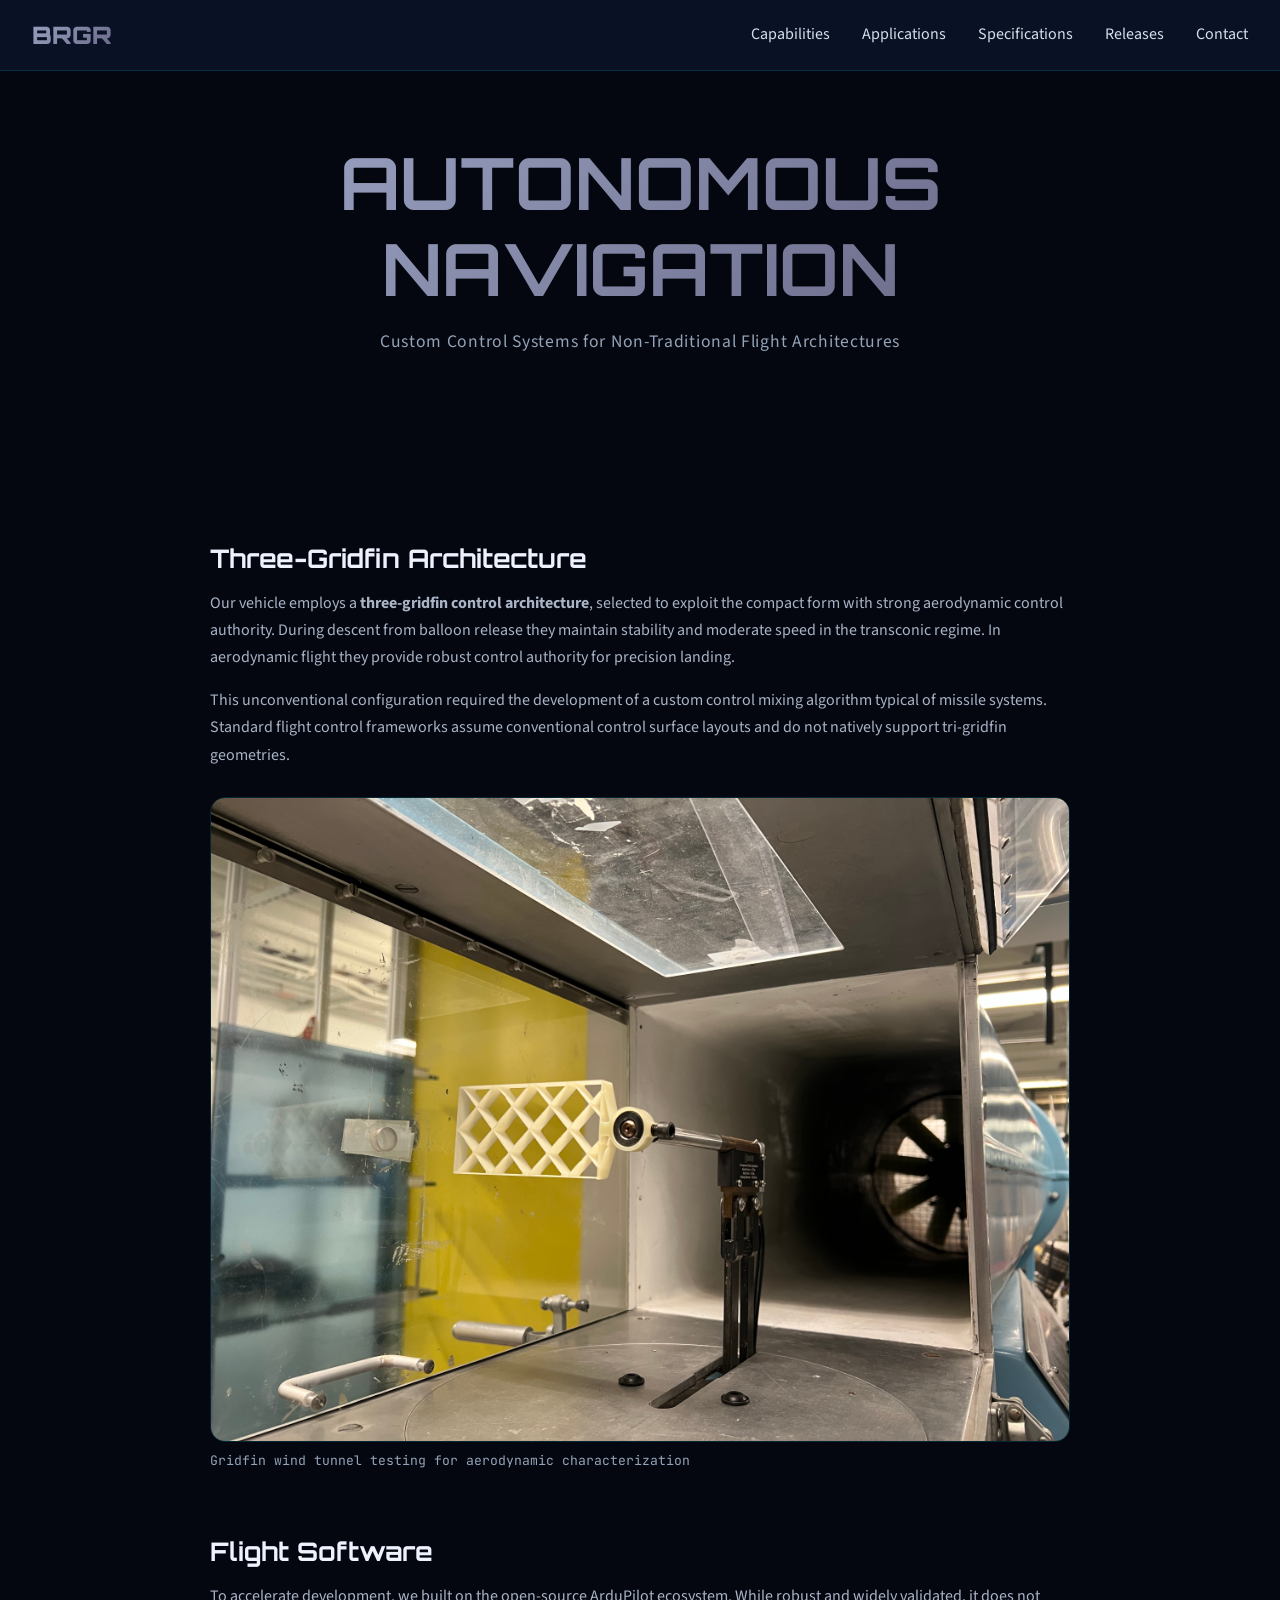
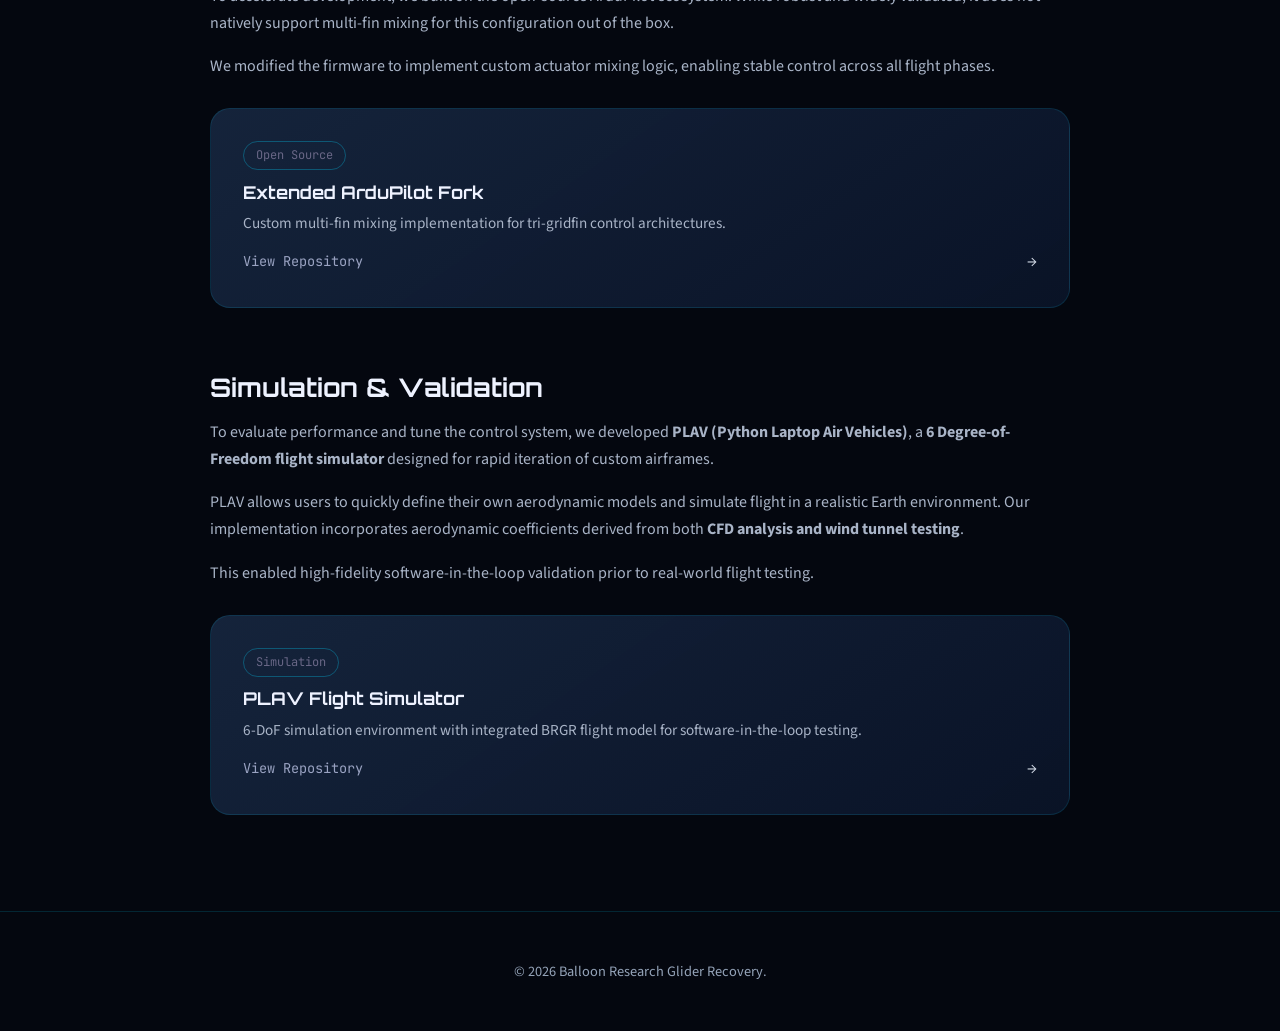
<file: autonomous-navigation.html>
<!DOCTYPE html>
<html lang="en">
<head>
    <meta charset="UTF-8">
    <meta name="viewport" content="width=device-width, initial-scale=1.0">
    <title>Autonomous Navigation | BRGR</title>

    <link href="https://fonts.googleapis.com/css2?family=JetBrains+Mono:wght@400;700&family=Orbitron:wght@400;700;900&family=Source+Sans+3:wght@300;400;600&display=swap" rel="stylesheet">
    <link rel="stylesheet" href="styles.css">
</head>

<body>

<!-- NAV -->
<nav>
    <div class="nav-container">
        <a href="index.html#top" class="logo">BRGR</a>
        <ul class="nav-links">
            <li><a href="index.html#features">Capabilities</a></li>
            <li><a href="index.html#applications">Applications</a></li>
            <li><a href="index.html#specs">Specifications</a></li>
            <li><a href="index.html#releases">Releases</a></li>
            <li><a href="index.html#contact">Contact</a></li>
        </ul>
    </div>
</nav>

<!-- HERO -->
<section class="hero" style="height: 55vh; position: relative;">
    <div class="hero-content">
        <h1>AUTONOMOUS NAVIGATION</h1>
        <p class="hero-subtitle" style="margin-top: 1rem; font-size: 1.1rem; color: var(--text-muted); letter-spacing: 0.04em;">
            Custom Control Systems for Non-Traditional Flight Architectures
        </p>
    </div>
</section>

<!-- MAIN CONTENT -->
<section class="features" style="padding-top: 3rem; padding-bottom: 6rem;">
    <div style="max-width: 860px; margin: 0 auto;">

        <!-- ── Three-Gridfin Architecture ── -->
        <h2 class="section-title" style="margin-top: 0;">Three-Gridfin Architecture</h2>

        <p class="feature-description">
            Our vehicle employs a <strong>three-gridfin control architecture</strong>, selected to exploit the compact form with strong aerodynamic
            control authority. During descent from balloon release they maintain stability and moderate speed in the transconic regime. In aerodynamic flight they provide robust control authority for precision landing.
        </p>

        <p class="feature-description">
            This unconventional configuration required the development of a custom control mixing
            algorithm typical of missile systems. Standard flight control frameworks assume conventional control surface layouts and
            do not natively support tri-gridfin geometries.
        </p>

        <div class="image-block">
            <img src="images/gridfin-test.jpg" alt="Gridfin wind tunnel testing">
            <p class="caption">Gridfin wind tunnel testing for aerodynamic characterization</p>
        </div>

        <!-- ── Flight Software ── -->
        <h2 class="section-title">Flight Software</h2>

        <p class="feature-description">
            To accelerate development, we built on the open-source ArduPilot ecosystem. While robust and widely
            validated, it does not natively support multi-fin mixing for this configuration out of the box.
        </p>

        <p class="feature-description">
            We modified the firmware to implement custom actuator mixing logic, enabling stable
            control across all flight phases.
        </p>

        <a href="https://github.com/asr41/ardupilot"
           target="_blank"
           class="link-card">

            <div class="link-card-top">
                <span class="link-card-tag">Open Source</span>
            </div>

            <h3 class="link-card-title">Extended ArduPilot Fork</h3>

            <p class="link-card-body">
                Custom multi-fin mixing implementation for tri-gridfin control architectures.
            </p>

            <div class="link-card-footer">
                <span class="link-card-action">View Repository</span>
                <span class="link-card-arrow">→</span>
            </div>

        </a>

        <!-- ── Simulation & Validation ── -->
        <h2 class="section-title">Simulation &amp; Validation</h2>

        <p class="feature-description">
            To evaluate performance and tune the control system, we developed <strong>PLAV (Python Laptop Air
            Vehicles)</strong>, a <strong>6 Degree-of-Freedom flight simulator</strong> designed for rapid iteration
            of custom airframes.
        </p>

        <p class="feature-description">
            PLAV allows users to quickly define their own aerodynamic models and simulate flight in a realistic Earth
            environment. Our implementation incorporates aerodynamic coefficients derived from both
            <strong>CFD analysis and wind tunnel testing</strong>.
        </p>

        <p class="feature-description">
            This enabled high-fidelity software-in-the-loop validation prior to real-world flight testing.
        </p>

        <a href="https://github.com/adinkojic/PLAV"
           target="_blank"
           class="link-card">

            <div class="link-card-top">
                <span class="link-card-tag">Simulation</span>
            </div>

            <h3 class="link-card-title">PLAV Flight Simulator</h3>

            <p class="link-card-body">
                6-DoF simulation environment with integrated BRGR flight model for software-in-the-loop testing.
            </p>

            <div class="link-card-footer">
                <span class="link-card-action">View Repository</span>
                <span class="link-card-arrow">→</span>
            </div>

        </a>

    </div>
</section>

<!-- FOOTER -->
<footer>
    <div class="footer-content">
        <p style="color: var(--text-muted); font-size: 0.9rem;">&copy; 2026 Balloon Research Glider Recovery.</p>
    </div>
</footer>

</body>
</html>
</file>
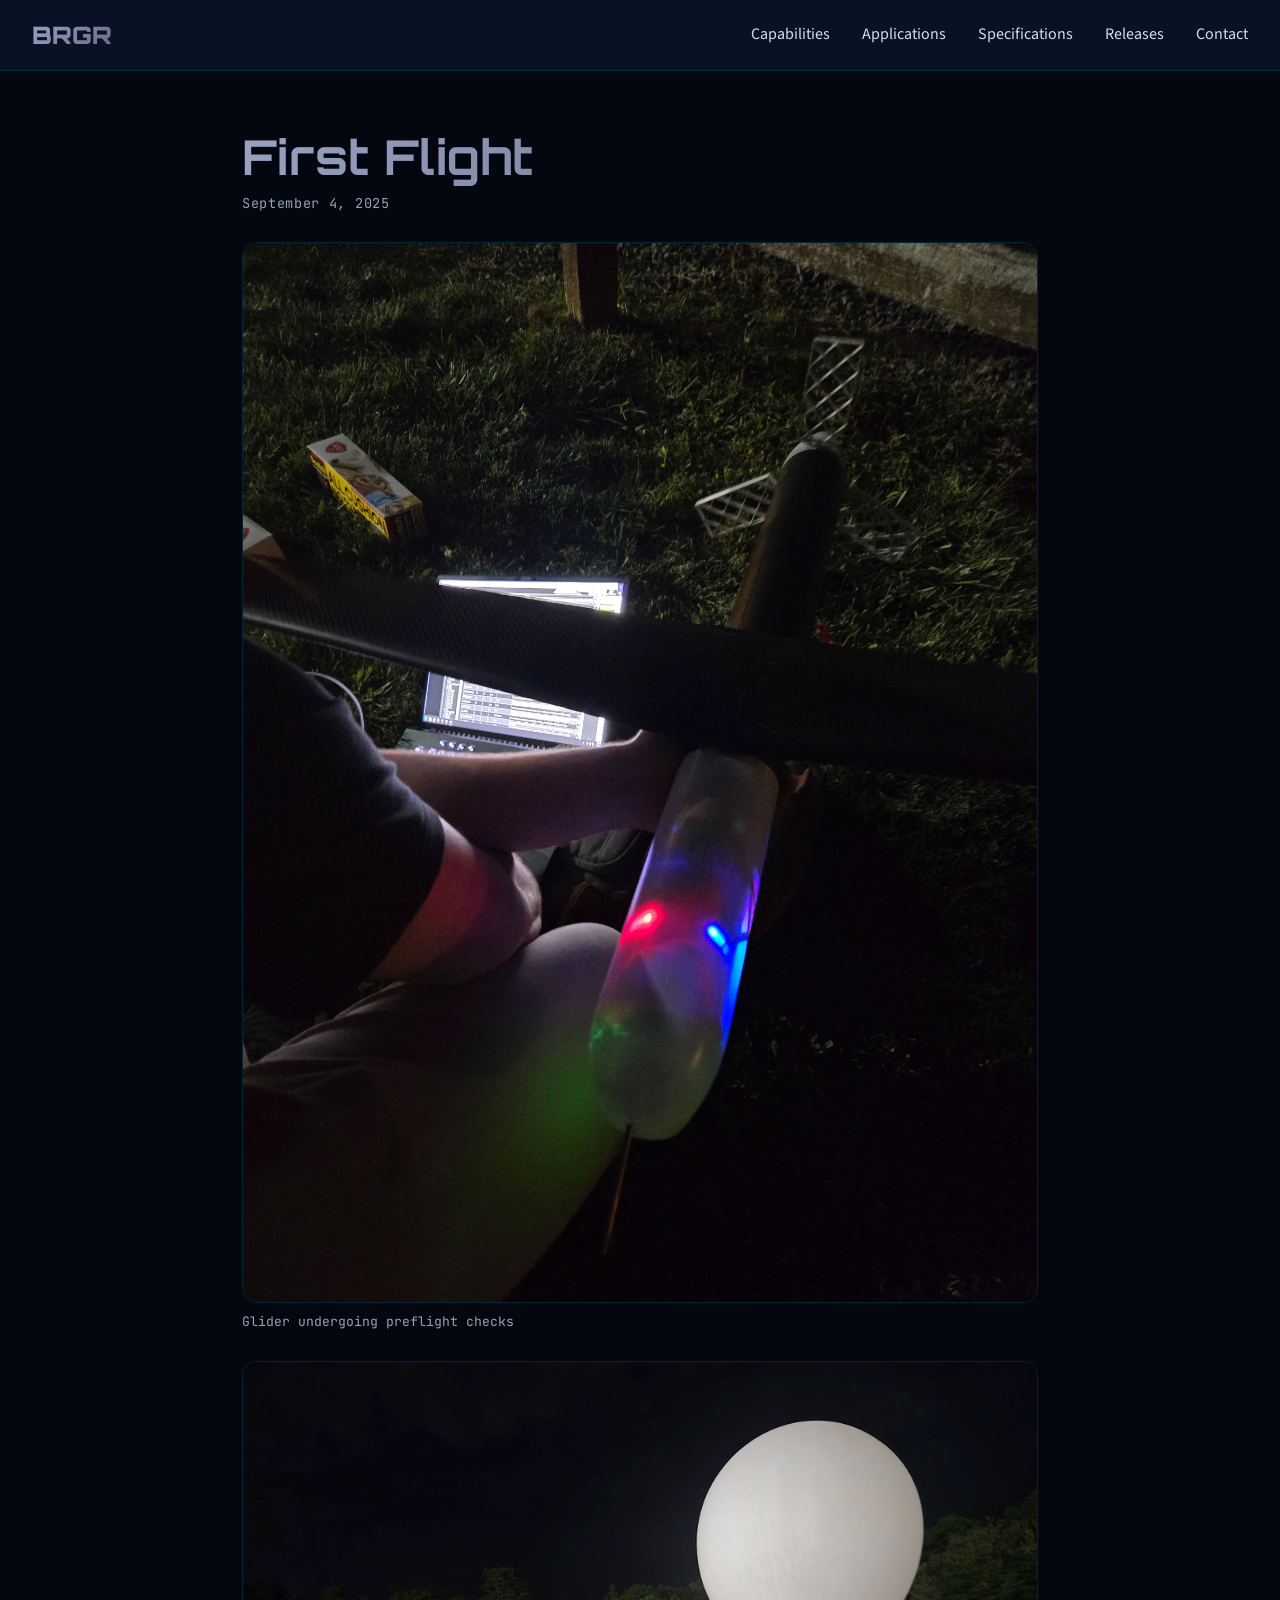
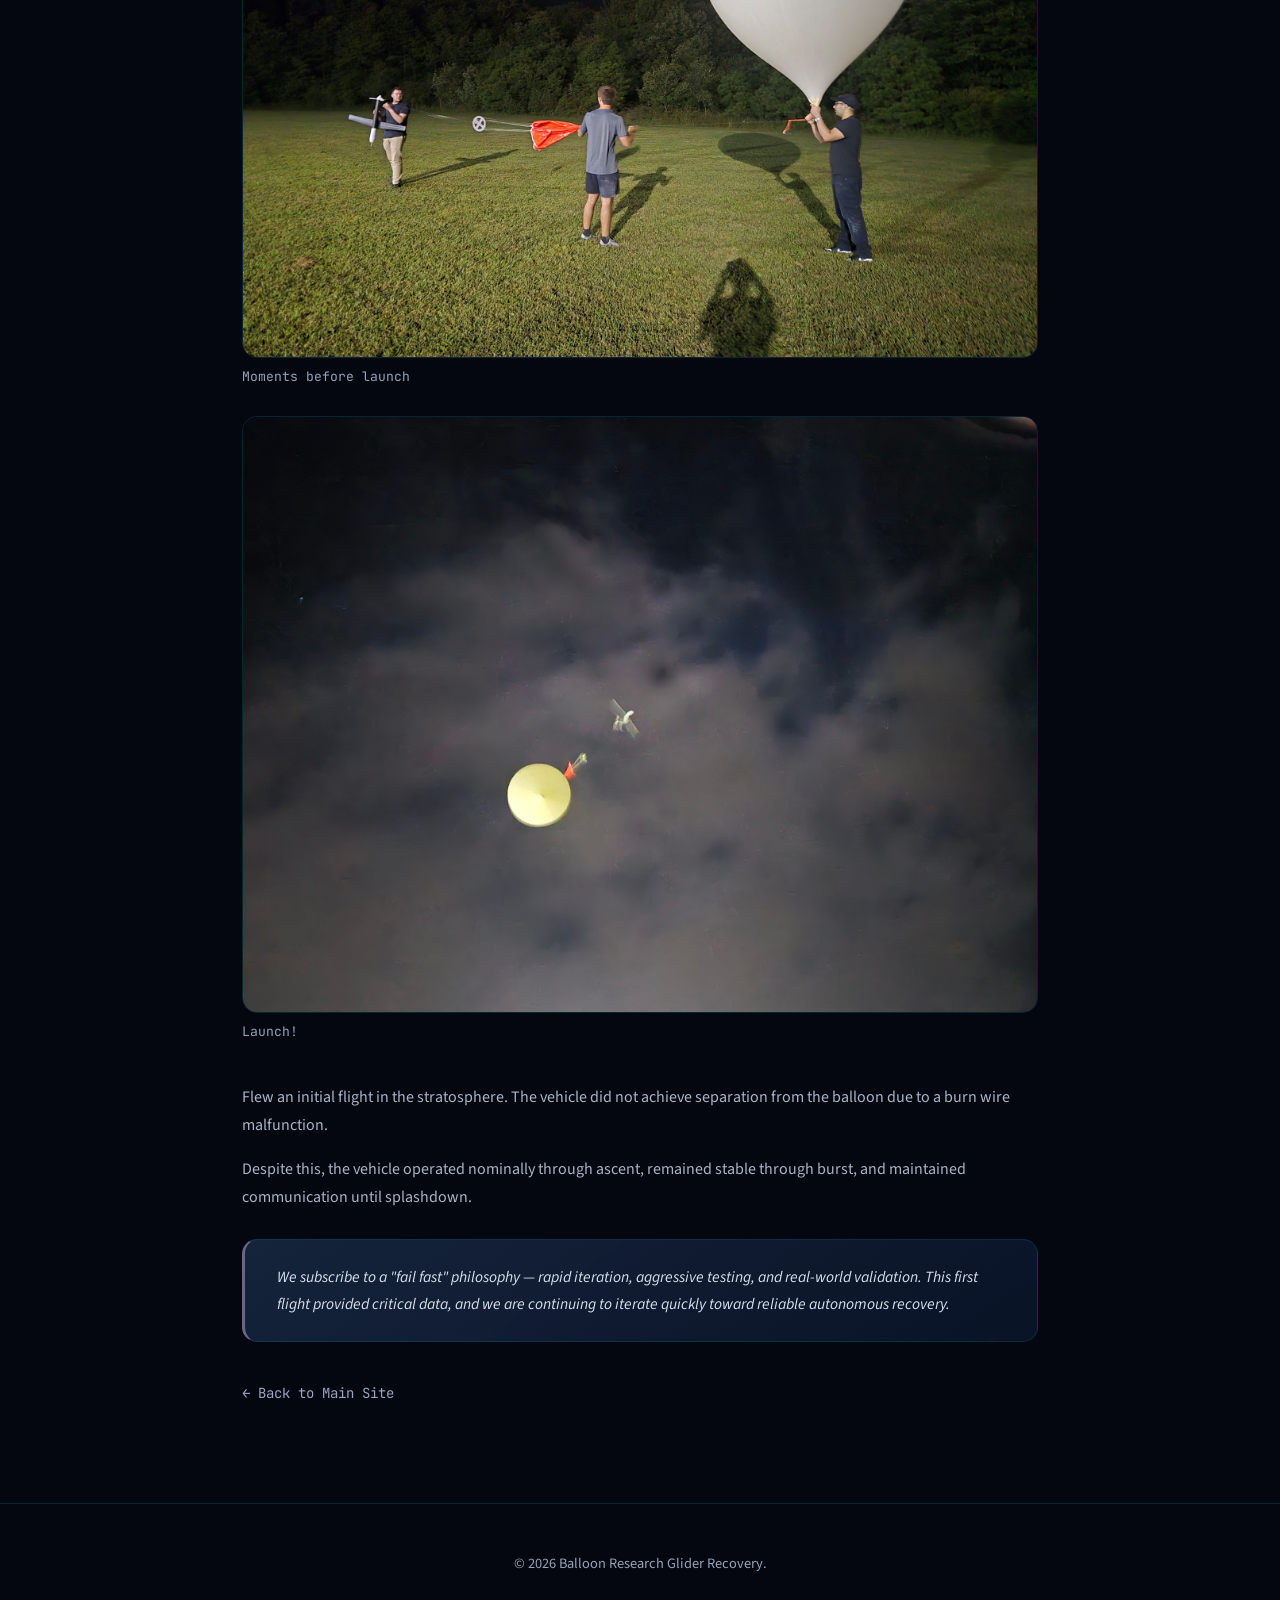
<file: first-flight.html>
<!DOCTYPE html>
<html lang="en">
<head>
    <meta charset="UTF-8">
    <meta name="viewport" content="width=device-width, initial-scale=1.0">
    <title>First Flight | BRGR</title>

    <link href="https://fonts.googleapis.com/css2?family=JetBrains+Mono:wght@400;700&family=Orbitron:wght@400;700;900&family=Source+Sans+3:wght@300;400;600&display=swap" rel="stylesheet">
    <link rel="stylesheet" href="styles.css">

    <style>
        /* Page-specific overrides only */
        .post-container {
            max-width: 860px;
            margin: 0 auto;
            padding: 8rem 2rem 6rem;
        }

        .post-title {
            font-family: var(--font-display);
            font-size: clamp(2rem, 5vw, 3rem);
            background: var(--gradient-primary);
            -webkit-background-clip: text;
            -webkit-text-fill-color: transparent;
            margin-bottom: 0.4rem;
        }

        .post-date {
            font-family: var(--font-mono);
            font-size: 0.85rem;
            color: var(--text-muted);
            margin-bottom: 0;
            letter-spacing: 0.05em;
        }

        .post-body {
            margin-top: var(--space-lg);
        }

        .post-body p {
            font-size: 1rem;
            color: #a9b4c7;
            line-height: 1.75;
            margin-bottom: var(--space-sm);
        }

        .highlight {
            background: var(--gradient-surface);
            padding: 1.5rem 2rem;
            border-radius: 15px;
            border: 1px solid rgba(0, 212, 255, 0.12);
            border-left: 3px solid var(--accent-cyan);
            margin-top: var(--space-md);
            font-style: italic;
            font-size: 0.98rem;
            color: var(--text-light);
            line-height: 1.7;
        }

        .back-link {
            display: inline-block;
            margin-top: var(--space-lg);
            font-family: var(--font-mono);
            font-size: 0.875rem;
            color: var(--primary-blue);
            text-decoration: none;
            transition: color 0.2s;
        }

        .back-link:hover {
            color: var(--accent-cyan);
        }
    </style>
</head>

<body>

<!-- NAV -->
<nav>
    <div class="nav-container">
        <a href="index.html" class="logo">BRGR</a>
        <ul class="nav-links">
            <li><a href="index.html#features">Capabilities</a></li>
            <li><a href="index.html#applications">Applications</a></li>
            <li><a href="index.html#specs">Specifications</a></li>
            <li><a href="index.html#releases">Releases</a></li>
            <li><a href="index.html#contact">Contact</a></li>
        </ul>
    </div>
</nav>

<div class="post-container">

    <h1 class="post-title">First Flight</h1>
    <p class="post-date">September 4, 2025</p>

    <!-- IMAGES -->
    <div class="image-block">
        <img src="images/preflight.jpg" alt="Glider undergoing preflight checks">
        <p class="caption">Glider undergoing preflight checks</p>
    </div>

    <div class="image-block">
        <img src="images/setup.jpg" alt="Moments before launch">
        <p class="caption">Moments before launch</p>
    </div>

    <div class="image-block">
        <img src="images/launch.jpg" alt="Launch">
        <p class="caption">Launch!</p>
    </div>

    <!-- BODY -->
    <div class="post-body">
        <p>
            Flew an initial flight in the stratosphere. The vehicle did not achieve separation from the balloon due to a burn wire malfunction.
        </p>
        <p>
            Despite this, the vehicle operated nominally through ascent, remained stable through burst,
            and maintained communication until splashdown.
        </p>

        <div class="highlight">
            We subscribe to a "fail fast" philosophy — rapid iteration, aggressive testing, and real-world
            validation. This first flight provided critical data, and we are continuing to iterate quickly
            toward reliable autonomous recovery.
        </div>
    </div>

    <a href="index.html" class="back-link">← Back to Main Site</a>

</div>

<!-- FOOTER -->
<footer>
    <p style="color: var(--text-muted); font-size: 0.9rem;">&copy; 2026 Balloon Research Glider Recovery.</p>
</footer>

</body>
</html>
</file>
<file: styles.css>
:root { 
    --primary-blue: #9aa3c2;
    --accent-cyan: #696786;
    --dark-navy: #04070f;
    --medium-navy: #1b1448;
    --light-gray: #f8fafc;
    --text-light: #d6deea;
    --text-muted: #94a3b8;
    --success-green: #10b981;
    --warning-amber: #f59e0b;

    --gradient-primary: linear-gradient(135deg, var(--primary-blue) 0%, var(--accent-cyan) 100%);
    --gradient-surface: linear-gradient(145deg, rgba(26, 43, 71, 0.8) 0%, rgba(10, 20, 40, 0.95) 100%);
    --shadow-glow: 0 0 30px rgba(0, 212, 255, 0.25);
    --shadow-depth: 0 20px 40px rgba(0, 0, 0, 0.35);

    --font-display: 'Orbitron', monospace;
    --font-mono: 'JetBrains Mono', monospace;
    --font-body: 'Source Sans 3', sans-serif;

    /* Spacing tokens — edit these to tune rhythm site-wide */
    --space-xs:  0.5rem;
    --space-sm:  1rem;
    --space-md:  1.75rem;
    --space-lg:  2.5rem;
    --space-xl:  4rem;
}

/* =========================
   RESET
========================= */

* {
    margin: 0;
    padding: 0;
    box-sizing: border-box;
}

/* =========================
   BASE
========================= */

body {
    font-family: var(--font-body);
    background: var(--dark-navy);
    color: var(--text-light);
    line-height: 1.6;
    overflow-x: hidden;
}

/* =========================
   STARFIELD
========================= */

#starfield {
    position: fixed;
    inset: 0;
    z-index: -1;
}

/* =========================
   HERO VIDEO
========================= */

.hero-video-bg {
    position: absolute;
    inset: 0;
    overflow: hidden;
    background: var(--dark-navy);
}

.hero-video-bg video {
    width: 100%;
    height: 100%;
    object-fit: cover;
    opacity: 0.45;
}

.hero-video-bg::after {
    content: '';
    position: absolute;
    inset: 0;
    background: linear-gradient(
        to bottom,
        rgba(4, 7, 15, 0.3),
        rgba(4, 7, 15, 0.7)
    );
}

/* =========================
   NAVIGATION
========================= */

nav {
    position: fixed;
    top: 0;
    width: 100%;
    z-index: 1000;
    padding: 1rem 2rem;
    background: rgba(10, 20, 40, 0.92);
    backdrop-filter: blur(20px);
    border-bottom: 1px solid rgba(0, 212, 255, 0.15);
}

.nav-container {
    display: flex;
    justify-content: space-between;
    align-items: center;
    max-width: 1400px;
    margin: auto;
}

.logo {
    font-family: var(--font-display);
    font-size: 1.5rem;
    font-weight: 900;
    background: var(--gradient-primary);
    -webkit-background-clip: text;
    -webkit-text-fill-color: transparent;
    text-decoration: none;
}

/* =========================
   NAV LINKS
========================= */

.nav-links {
    display: flex;
    gap: 2rem;
    list-style: none;
}

.nav-links a {
    color: var(--text-light);
    text-decoration: none;
    transition: 0.3s;
    position: relative;
}

.nav-links a:hover {
    color: var(--accent-cyan);
}

/* =========================
   HERO
========================= */

.hero {
    height: 100vh;
    display: flex;
    align-items: center;
    justify-content: center;
    text-align: center;
}

.hero-content {
    max-width: 800px;
    animation: fadeInUp 1s ease-out;
}

@keyframes fadeInUp {
    from { opacity: 0; transform: translateY(30px); }
    to { opacity: 1; transform: translateY(0); }
}

.hero h1 {
    font-family: var(--font-display);
    font-size: clamp(2.5rem, 6vw, 4.5rem);
    background: var(--gradient-primary);
    -webkit-background-clip: text;
    -webkit-text-fill-color: transparent;
}

/* =========================
   CTA BUTTON
========================= */

.cta-button {
    display: inline-block;
    padding: 1rem 2.5rem;
    border-radius: 50px;
    background: var(--gradient-primary);
    color: white;
    text-decoration: none;
    transition: 0.3s;
}

.cta-button:hover {
    transform: translateY(-2px);
}

/* =========================
   STATS
========================= */

.stats {
    padding: 6rem 2rem;
    background: var(--gradient-surface);
}

.stats-container {
    display: grid;
    grid-template-columns: repeat(auto-fit, minmax(250px, 1fr));
    gap: 2rem;
}

/* =========================
   SECTIONS
========================= */

.features,
.applications,
.tech-specs,
.accomplishments,
.contact {
    padding: 7rem 2rem 8.5rem;
}

/* =========================
   SECTION TITLE
========================= */

.section-title {
    font-family: var(--font-display);
    font-size: clamp(1.25rem, 2.5vw, 1.6rem);
    font-weight: 700;
    color: #eef2ff;
    margin-top: var(--space-xl);
    margin-bottom: var(--space-sm);
}

/* First title on a page needs no top margin */
.section-title:first-child {
    margin-top: 0;
}

/* =========================
   FEATURE DESCRIPTION
========================= */

.feature-description {
    font-size: 1rem;
    color: #a9b4c7;
    line-height: 1.7;
    margin-bottom: var(--space-sm);
}

/* Last paragraph before a card or image gets a touch more breathing room */
.feature-description:last-of-type,
.feature-description + .link-card,
.feature-description + .image-block {
    /* handled via margin-top on the card/image instead */
}

/* =========================
   GRID SPACING
========================= */

.features-grid,
.applications-grid,
.accomplishments-grid,
.specs-grid {
    gap: 2rem;
}

.accomplishments-grid {
    gap: 2.5rem;
}

/* =========================
   CARDS BASE (UNIFIED SYSTEM)
========================= */

.feature-card,
.application-card,
.accomplishment-card,
.link-card {
    background: var(--gradient-surface);
    border-radius: 20px;
    border: 1px solid rgba(0, 212, 255, 0.12);
    padding: 2rem;
    text-decoration: none;
    color: inherit;
    display: flex;
    flex-direction: column;
    gap: 0.6rem;
    transition: transform 0.3s ease, border-color 0.3s ease, box-shadow 0.3s ease;
    position: relative;
    overflow: hidden;
    margin: 0;
    /* Consistent vertical rhythm: space above every card */
    margin-top: var(--space-md);
}

/* HOVER */
.feature-card:hover,
.application-card:hover,
.accomplishment-card:hover,
.link-card:hover {
    transform: translateY(-6px);
    border-color: var(--accent-cyan);
    box-shadow: var(--shadow-glow);
}

/* =========================
   LINK CARD INTERNALS
========================= */

.link-card-top {
    margin-bottom: 0.1rem;
}

.link-card-tag,
.accomplishment-tag {
    display: inline-block;
    font-size: 0.75rem;
    font-family: var(--font-mono);
    color: var(--accent-cyan);
    padding: 0.25rem 0.75rem;
    border-radius: 999px;
    border: 1px solid rgba(0, 212, 255, 0.3);
}

/* =========================
   TITLES
========================= */

.link-card-title,
.accomplishment-title {
    font-family: var(--font-display);
    font-size: 1.1rem;
    font-weight: 700;
    color: #eef2ff;
    margin: 0;
}

/* =========================
   BODY TEXT
========================= */

.link-card-body,
.accomplishment-body {
    font-size: 0.95rem;
    color: #a9b4c7;
    line-height: 1.55;
    margin: 0;
}

/* =========================
   FOOTER ACTION
========================= */

.link-card-footer {
    display: flex;
    justify-content: space-between;
    align-items: center;
    margin-top: 0.25rem;
}

.link-card-action,
.accomplishment-link {
    font-family: var(--font-mono);
    font-size: 0.85rem;
    color: var(--primary-blue);
    transition: color 0.2s;
}

.link-card:hover .link-card-action,
.accomplishment-card:hover .accomplishment-link {
    color: var(--accent-cyan);
}

/* =========================
   GLOBAL TYPOGRAPHY
========================= */

h1, h2, h3, h4 {
    line-height: 1.2;
}

p {
    line-height: 1.65;
}

/* =========================
   IMAGE BLOCK
========================= */

.image-block {
    margin-top: var(--space-md);
    margin-bottom: var(--space-md);
}

.image-block img {
    width: 100%;
    border-radius: 15px;
    border: 1px solid rgba(0, 212, 255, 0.15);
    display: block;
}

.caption {
    font-size: 0.82rem;
    color: var(--text-muted);
    margin-top: 0.5rem;
    font-family: var(--font-mono);
}

/* =========================
   FOOTER
========================= */

footer {
    padding: 3rem 2rem;
    text-align: center;
    border-top: 1px solid rgba(0, 212, 255, 0.15);
}

/* =========================
   SCROLLBAR
========================= */

::-webkit-scrollbar {
    width: 8px;
}

::-webkit-scrollbar-thumb {
    background: var(--gradient-primary);
    border-radius: 4px;
}

/* =========================
   FADE IN
========================= */

.fade-in {
    opacity: 0;
    transform: translateY(30px);
    transition: 0.8s ease;
}

.fade-in.visible {
    opacity: 1;
    transform: translateY(0);
}

/* =========================
   MOBILE
========================= */

@media (max-width: 768px) {
    .nav-links { display: none; }

    .hero h1 {
        font-size: 2.5rem;
    }

    .section-title {
        font-size: 1.2rem;
    }
}
</file>
